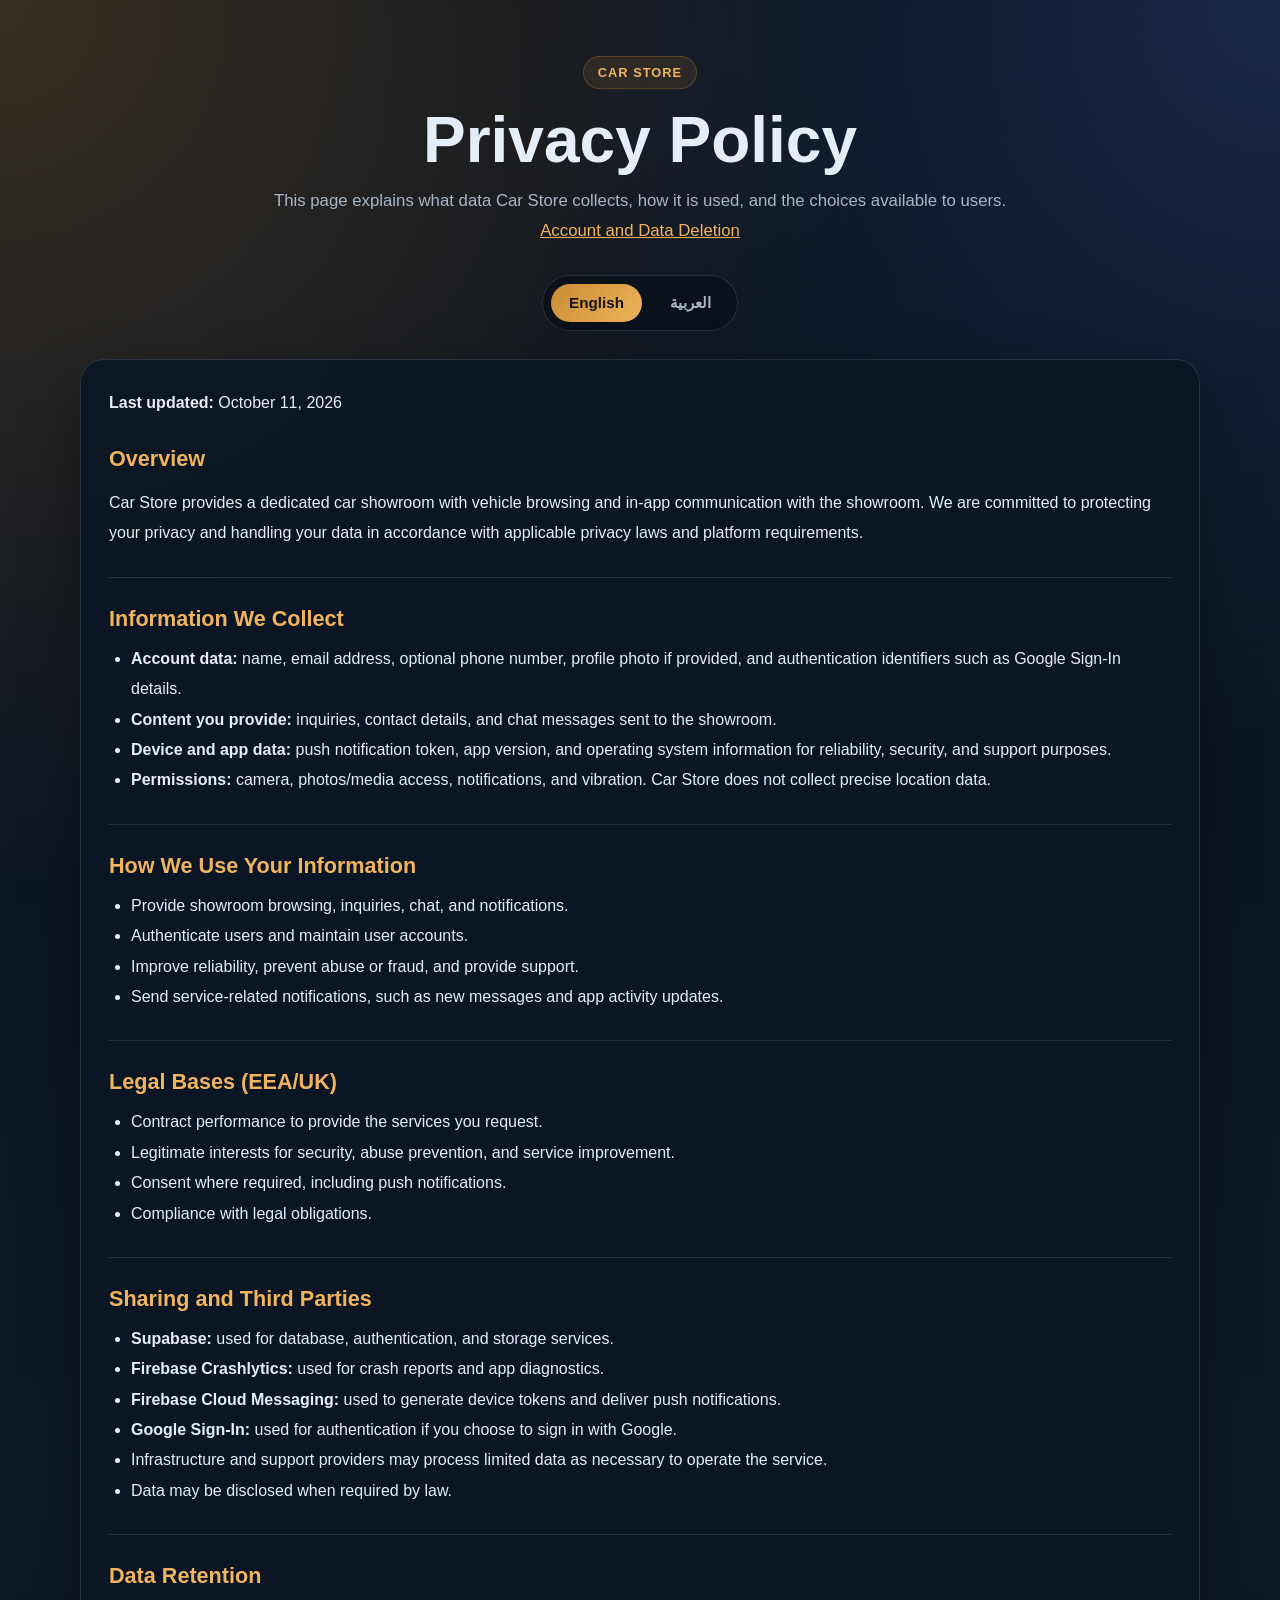
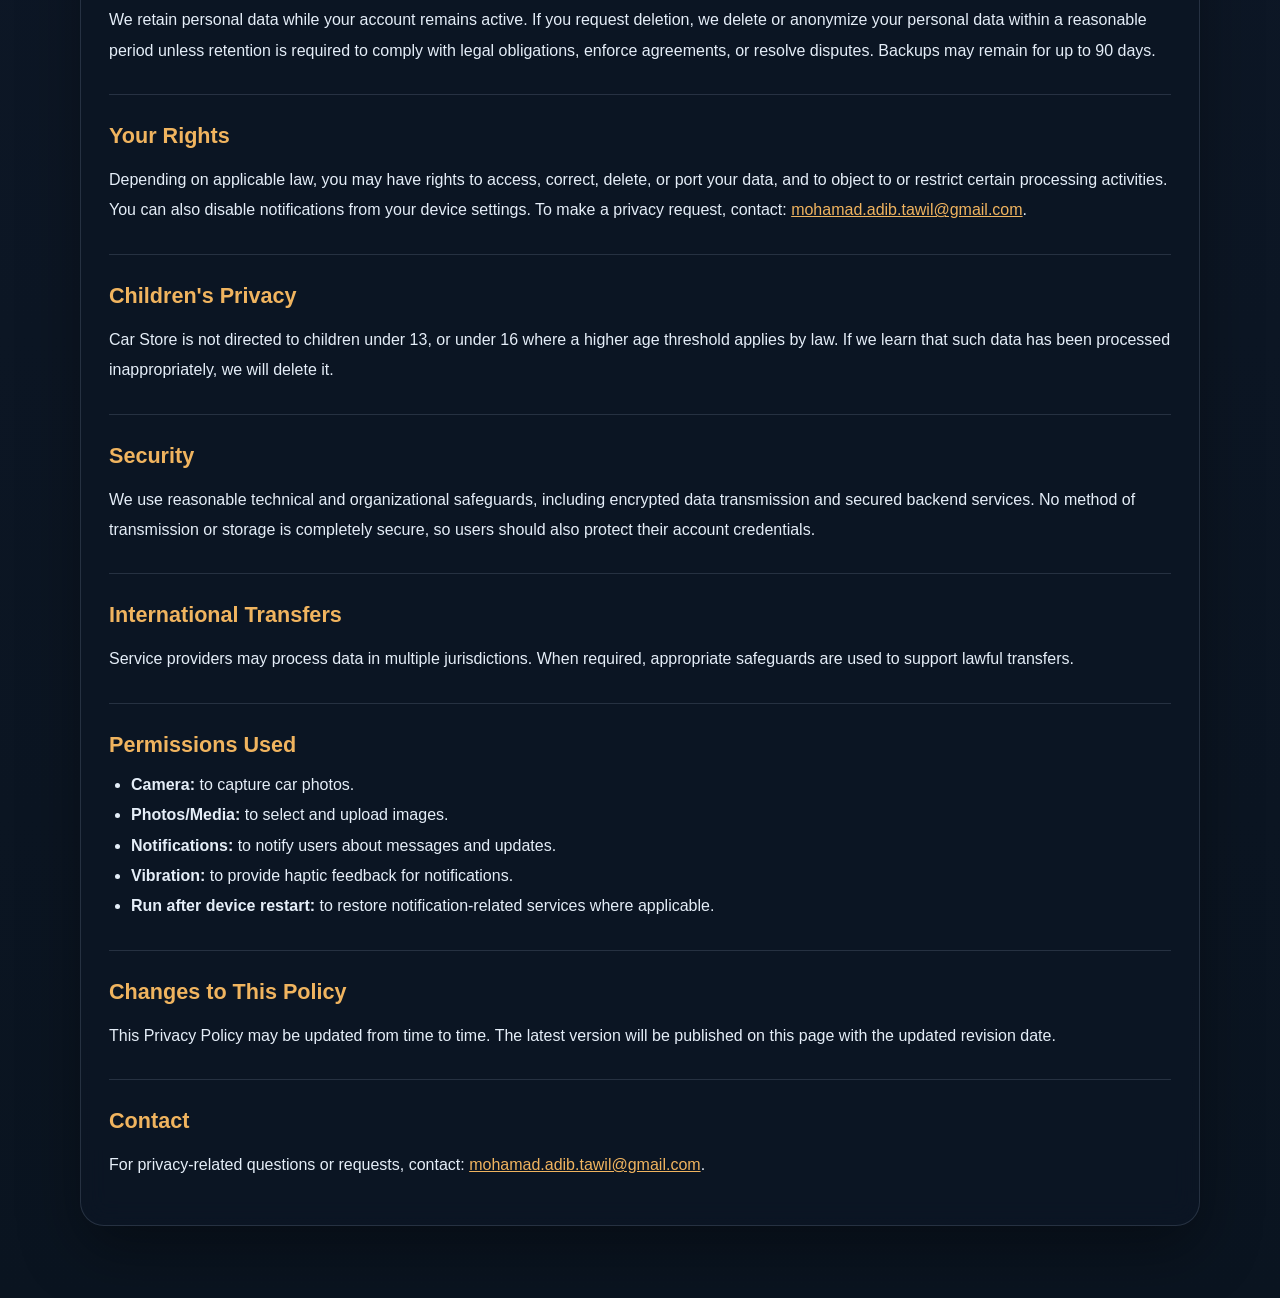
<file: index.html>
<!doctype html>
<html lang="en" dir="ltr">
  <head>
    <meta charset="UTF-8" />
    <meta name="viewport" content="width=device-width, initial-scale=1.0" />
    <title>Car Store Privacy Policy</title>
    <meta
      name="description"
      content="Privacy Policy for Car Store, a car showroom app."
    />
    <link rel="stylesheet" href="./styles.css" />
  </head>
  <body>
    <div class="page-shell">
      <header class="hero">
        <div class="hero__badge">Car Store</div>
        <h1 id="page-title">Privacy Policy</h1>
        <p id="page-subtitle">
          This page explains what data Car Store collects, how it is used, and
          the choices available to users.
        </p>
        <p>
          <a href="./delete-account/">Account and Data Deletion</a>
        </p>

        <div class="language-switcher" aria-label="Language switcher">
          <button
            class="language-switcher__button is-active"
            type="button"
            data-lang-button="en"
          >
            English
          </button>
          <button
            class="language-switcher__button"
            type="button"
            data-lang-button="ar"
          >
            العربية
          </button>
        </div>
      </header>

      <main class="content-card">
        <section class="policy policy--active" data-lang="en" lang="en" dir="ltr">
          <p class="policy__updated"><strong>Last updated:</strong> October 11, 2026</p>

          <section>
            <h2>Overview</h2>
            <p>
              Car Store provides a dedicated car showroom with vehicle browsing
              and in-app communication with the showroom. We are committed to protecting your
              privacy and handling your data in accordance with applicable
              privacy laws and platform requirements.
            </p>
          </section>

          <section>
            <h2>Information We Collect</h2>
            <ul>
              <li>
                <strong>Account data:</strong> name, email address, optional
                phone number, profile photo if provided, and authentication
                identifiers such as Google Sign-In details.
              </li>
              <li>
                <strong>Content you provide:</strong> inquiries, contact details,
                and chat messages sent to the showroom.
              </li>
              <li>
                <strong>Device and app data:</strong> push notification token,
                app version, and operating system information for reliability,
                security, and support purposes.
              </li>
              <li>
                <strong>Permissions:</strong> camera, photos/media access,
                notifications, and vibration. Car Store does not collect precise
                location data.
              </li>
            </ul>
          </section>

          <section>
            <h2>How We Use Your Information</h2>
            <ul>
              <li>Provide showroom browsing, inquiries, chat, and notifications.</li>
              <li>Authenticate users and maintain user accounts.</li>
              <li>Improve reliability, prevent abuse or fraud, and provide support.</li>
              <li>
                Send service-related notifications, such as new messages and app
                activity updates.
              </li>
            </ul>
          </section>

          <section>
            <h2>Legal Bases (EEA/UK)</h2>
            <ul>
              <li>Contract performance to provide the services you request.</li>
              <li>Legitimate interests for security, abuse prevention, and service improvement.</li>
              <li>Consent where required, including push notifications.</li>
              <li>Compliance with legal obligations.</li>
            </ul>
          </section>

          <section>
            <h2>Sharing and Third Parties</h2>
            <ul>
              <li>
                <strong>Supabase:</strong> used for database, authentication,
                and storage services.
              </li>
              <li>
                <strong>Firebase Crashlytics:</strong> used for crash reports and app diagnostics.
              </li>
              <li>
                <strong>Firebase Cloud Messaging:</strong> used to generate
                device tokens and deliver push notifications.
              </li>
              <li>
                <strong>Google Sign-In:</strong> used for authentication if you
                choose to sign in with Google.
              </li>
              <li>
                Infrastructure and support providers may process limited data as
                necessary to operate the service.
              </li>
              <li>Data may be disclosed when required by law.</li>
            </ul>
          </section>

          <section>
            <h2>Data Retention</h2>
            <p>
              We retain personal data while your account remains active. If you
              request deletion, we delete or anonymize your personal data within
              a reasonable period unless retention is required to comply with
              legal obligations, enforce agreements, or resolve disputes.
              Backups may remain for up to 90 days.
            </p>
          </section>

          <section>
            <h2>Your Rights</h2>
            <p>
              Depending on applicable law, you may have rights to access,
              correct, delete, or port your data, and to object to or restrict
              certain processing activities. You can also disable notifications
              from your device settings. To make a privacy request, contact:
              <a href="mailto:mohamad.adib.tawil@gmail.com">mohamad.adib.tawil@gmail.com</a>.
            </p>
          </section>

          <section>
            <h2>Children's Privacy</h2>
            <p>
              Car Store is not directed to children under 13, or under 16 where a
              higher age threshold applies by law. If we learn that such data
              has been processed inappropriately, we will delete it.
            </p>
          </section>

          <section>
            <h2>Security</h2>
            <p>
              We use reasonable technical and organizational safeguards,
              including encrypted data transmission and secured backend
              services. No method of transmission or storage is completely
              secure, so users should also protect their account credentials.
            </p>
          </section>

          <section>
            <h2>International Transfers</h2>
            <p>
              Service providers may process data in multiple jurisdictions. When
              required, appropriate safeguards are used to support lawful
              transfers.
            </p>
          </section>

          <section>
            <h2>Permissions Used</h2>
            <ul>
              <li><strong>Camera:</strong> to capture car photos.</li>
              <li><strong>Photos/Media:</strong> to select and upload images.</li>
              <li><strong>Notifications:</strong> to notify users about messages and updates.</li>
              <li><strong>Vibration:</strong> to provide haptic feedback for notifications.</li>
              <li>
                <strong>Run after device restart:</strong> to restore
                notification-related services where applicable.
              </li>
            </ul>
          </section>

          <section>
            <h2>Changes to This Policy</h2>
            <p>
              This Privacy Policy may be updated from time to time. The latest
              version will be published on this page with the updated revision
              date.
            </p>
          </section>

          <section>
            <h2>Contact</h2>
            <p>
              For privacy-related questions or requests, contact:
              <a href="mailto:mohamad.adib.tawil@gmail.com">mohamad.adib.tawil@gmail.com</a>.
            </p>
          </section>
        </section>

        <section class="policy" data-lang="ar" lang="ar" dir="rtl">
          <p class="policy__updated"><strong>آخر تحديث:</strong> 11 أكتوبر 2026</p>

          <section>
            <h2>نظرة عامة</h2>
            <p>
              يوفر تطبيق Car Store معرضًا مخصصًا للسيارات مع إمكانية تصفح السيارات
              والتواصل مع المعرض عبر الدردشة داخل التطبيق. نحن ملتزمون
              بحماية خصوصيتك ومعالجة بياناتك بما يتوافق مع القوانين المعمول بها
              ومتطلبات المنصات.
            </p>
          </section>

          <section>
            <h2>البيانات التي نجمعها</h2>
            <ul>
              <li>
                <strong>بيانات الحساب:</strong> الاسم، البريد الإلكتروني، رقم
                الهاتف بشكل اختياري، صورة الملف الشخصي إن تم توفيرها، ومعرفات
                تسجيل الدخول مثل بيانات Google Sign-In.
              </li>
              <li>
                <strong>المحتوى الذي تقدمه:</strong> تفاصيل إعلانات السيارات،
                صور المركبات التي ترفعها، ورسائل الدردشة.
              </li>
              <li>
                <strong>بيانات الجهاز والتطبيق:</strong> رمز إشعارات الدفع،
                إصدار التطبيق، ومعلومات نظام التشغيل لأغراض الاعتمادية والأمان
                والدعم.
              </li>
              <li>
                <strong>الأذونات:</strong> الكاميرا، الصور/الوسائط،
                الإشعارات، والاهتزاز. لا يجمع Car Store بيانات الموقع الدقيق.
              </li>
            </ul>
          </section>

          <section>
            <h2>كيف نستخدم بياناتك</h2>
            <ul>
              <li>تقديم الميزات الأساسية مثل الإعلانات والدردشة والإشعارات.</li>
              <li>توثيق المستخدمين وإدارة الحسابات.</li>
              <li>تحسين الاعتمادية ومنع إساءة الاستخدام أو الاحتيال وتقديم الدعم.</li>
              <li>إرسال إشعارات خدمية مثل الرسائل الجديدة وتحديثات النشاط.</li>
            </ul>
          </section>

          <section>
            <h2>الأسس القانونية (EEA/UK)</h2>
            <ul>
              <li>تنفيذ العقد لتقديم الخدمات التي تطلبها.</li>
              <li>المصلحة المشروعة للأمان ومنع الإساءة وتحسين الخدمة.</li>
              <li>الموافقة حيثما كانت مطلوبة، بما في ذلك إشعارات الدفع.</li>
              <li>الالتزام بالمتطلبات القانونية.</li>
            </ul>
          </section>

          <section>
            <h2>المشاركة مع الجهات الخارجية</h2>
            <ul>
              <li>
                <strong>Supabase:</strong> تُستخدم لقاعدة البيانات والمصادقة
                والتخزين.
              </li>
              <li>
                <strong>Firebase Crashlytics:</strong> لتقارير الأعطال وتشخيص مشاكل التطبيق.
              </li>
              <li>
                <strong>Firebase Cloud Messaging:</strong> تُستخدم لإنشاء رموز
                الأجهزة وإرسال الإشعارات.
              </li>
              <li>
                <strong>Google Sign-In:</strong> تُستخدم للمصادقة إذا اخترت
                تسجيل الدخول عبر Google.
              </li>
              <li>
                قد يعالج مزودو البنية التحتية والدعم قدراً محدوداً من البيانات
                عند الحاجة لتشغيل الخدمة.
              </li>
              <li>قد يتم الإفصاح عن البيانات عندما يفرض القانون ذلك.</li>
            </ul>
          </section>

          <section>
            <h2>الاحتفاظ بالبيانات</h2>
            <p>
              نحتفظ بالبيانات الشخصية طوال فترة نشاط حسابك. وعند طلب الحذف،
              نقوم بحذف البيانات أو جعلها مجهولة الهوية خلال مدة معقولة ما لم
              يكن الاحتفاظ بها ضرورياً للامتثال القانوني أو تنفيذ الاتفاقيات أو
              تسوية النزاعات. قد تبقى النسخ الاحتياطية لمدة تصل إلى 90 يوماً.
            </p>
          </section>

          <section>
            <h2>حقوقك</h2>
            <p>
              بحسب القانون المطبق، قد يكون لك الحق في الوصول إلى بياناتك أو
              تصحيحها أو حذفها أو نقلها، وكذلك الاعتراض على بعض أنواع المعالجة
              أو تقييدها. ويمكنك أيضاً تعطيل الإشعارات من إعدادات جهازك. لتقديم
              طلب متعلق بالخصوصية تواصل عبر:
              <a href="mailto:mohamad.adib.tawil@gmail.com">mohamad.adib.tawil@gmail.com</a>.
            </p>
          </section>

          <section>
            <h2>خصوصية الأطفال</h2>
            <p>
              تطبيق Car Store غير موجه للأطفال دون 13 عاماً، أو دون 16 عاماً في
              المناطق التي تفرض سناً أعلى. وإذا تبين لنا أنه تمت معالجة مثل هذه
              البيانات بشكل غير مناسب فسنقوم بحذفها.
            </p>
          </section>

          <section>
            <h2>الأمان</h2>
            <p>
              نستخدم وسائل حماية تقنية وتنظيمية معقولة، بما في ذلك نقل البيانات
              بشكل مشفر وخدمات خلفية مؤمنة. ومع ذلك لا توجد وسيلة نقل أو تخزين
              آمنة بشكل كامل، لذلك ينبغي على المستخدم أيضاً حماية بيانات دخوله.
            </p>
          </section>

          <section>
            <h2>نقل البيانات دولياً</h2>
            <p>
              قد تتم معالجة البيانات من قبل مزودي الخدمة في أكثر من دولة. وعند
              الحاجة، يتم استخدام الضمانات المناسبة لدعم النقل القانوني للبيانات.
            </p>
          </section>

          <section>
            <h2>الأذونات المستخدمة</h2>
            <ul>
              <li><strong>الكاميرا:</strong> لالتقاط صور السيارات.</li>
              <li><strong>الصور/الوسائط:</strong> لاختيار الصور ورفعها.</li>
              <li><strong>الإشعارات:</strong> لإبلاغ المستخدمين بالرسائل والتحديثات.</li>
              <li><strong>الاهتزاز:</strong> لتوفير استجابة لمسية مع الإشعارات.</li>
              <li>
                <strong>العمل بعد إعادة تشغيل الجهاز:</strong> لاستعادة خدمات
                الإشعارات عند الحاجة.
              </li>
            </ul>
          </section>

          <section>
            <h2>التعديلات على هذه السياسة</h2>
            <p>
              قد يتم تحديث سياسة الخصوصية هذه من وقت لآخر. سيتم نشر أحدث نسخة
              على هذه الصفحة مع تحديث تاريخ المراجعة.
            </p>
          </section>

          <section>
            <h2>التواصل</h2>
            <p>
              للاستفسارات أو الطلبات المتعلقة بالخصوصية، تواصل عبر:
              <a href="mailto:mohamad.adib.tawil@gmail.com">mohamad.adib.tawil@gmail.com</a>.
            </p>
          </section>
        </section>
      </main>
    </div>

    <script>
      const pageTitle = document.getElementById("page-title");
      const pageSubtitle = document.getElementById("page-subtitle");
      const policies = document.querySelectorAll("[data-lang]");
      const buttons = document.querySelectorAll("[data-lang-button]");

      const translations = {
        en: {
          title: "Privacy Policy",
          subtitle:
            "This page explains what data Car Store collects, how it is used, and the choices available to users.",
        },
        ar: {
          title: "سياسة الخصوصية",
          subtitle:
            "توضح هذه الصفحة ما هي البيانات التي يجمعها Car Store وكيف يتم استخدامها وما هي الخيارات المتاحة للمستخدمين.",
        },
      };

      function setLanguage(lang) {
        document.documentElement.lang = lang;
        document.documentElement.dir = lang === "ar" ? "rtl" : "ltr";

        pageTitle.textContent = translations[lang].title;
        pageSubtitle.textContent = translations[lang].subtitle;

        policies.forEach((section) => {
          const isActive = section.dataset.lang === lang;
          section.classList.toggle("policy--active", isActive);
        });

        buttons.forEach((button) => {
          const isActive = button.dataset.langButton === lang;
          button.classList.toggle("is-active", isActive);
        });
      }

      buttons.forEach((button) => {
        button.addEventListener("click", () => {
          setLanguage(button.dataset.langButton);
        });
      });

      setLanguage("en");
    </script>
  </body>
</html>
</file>
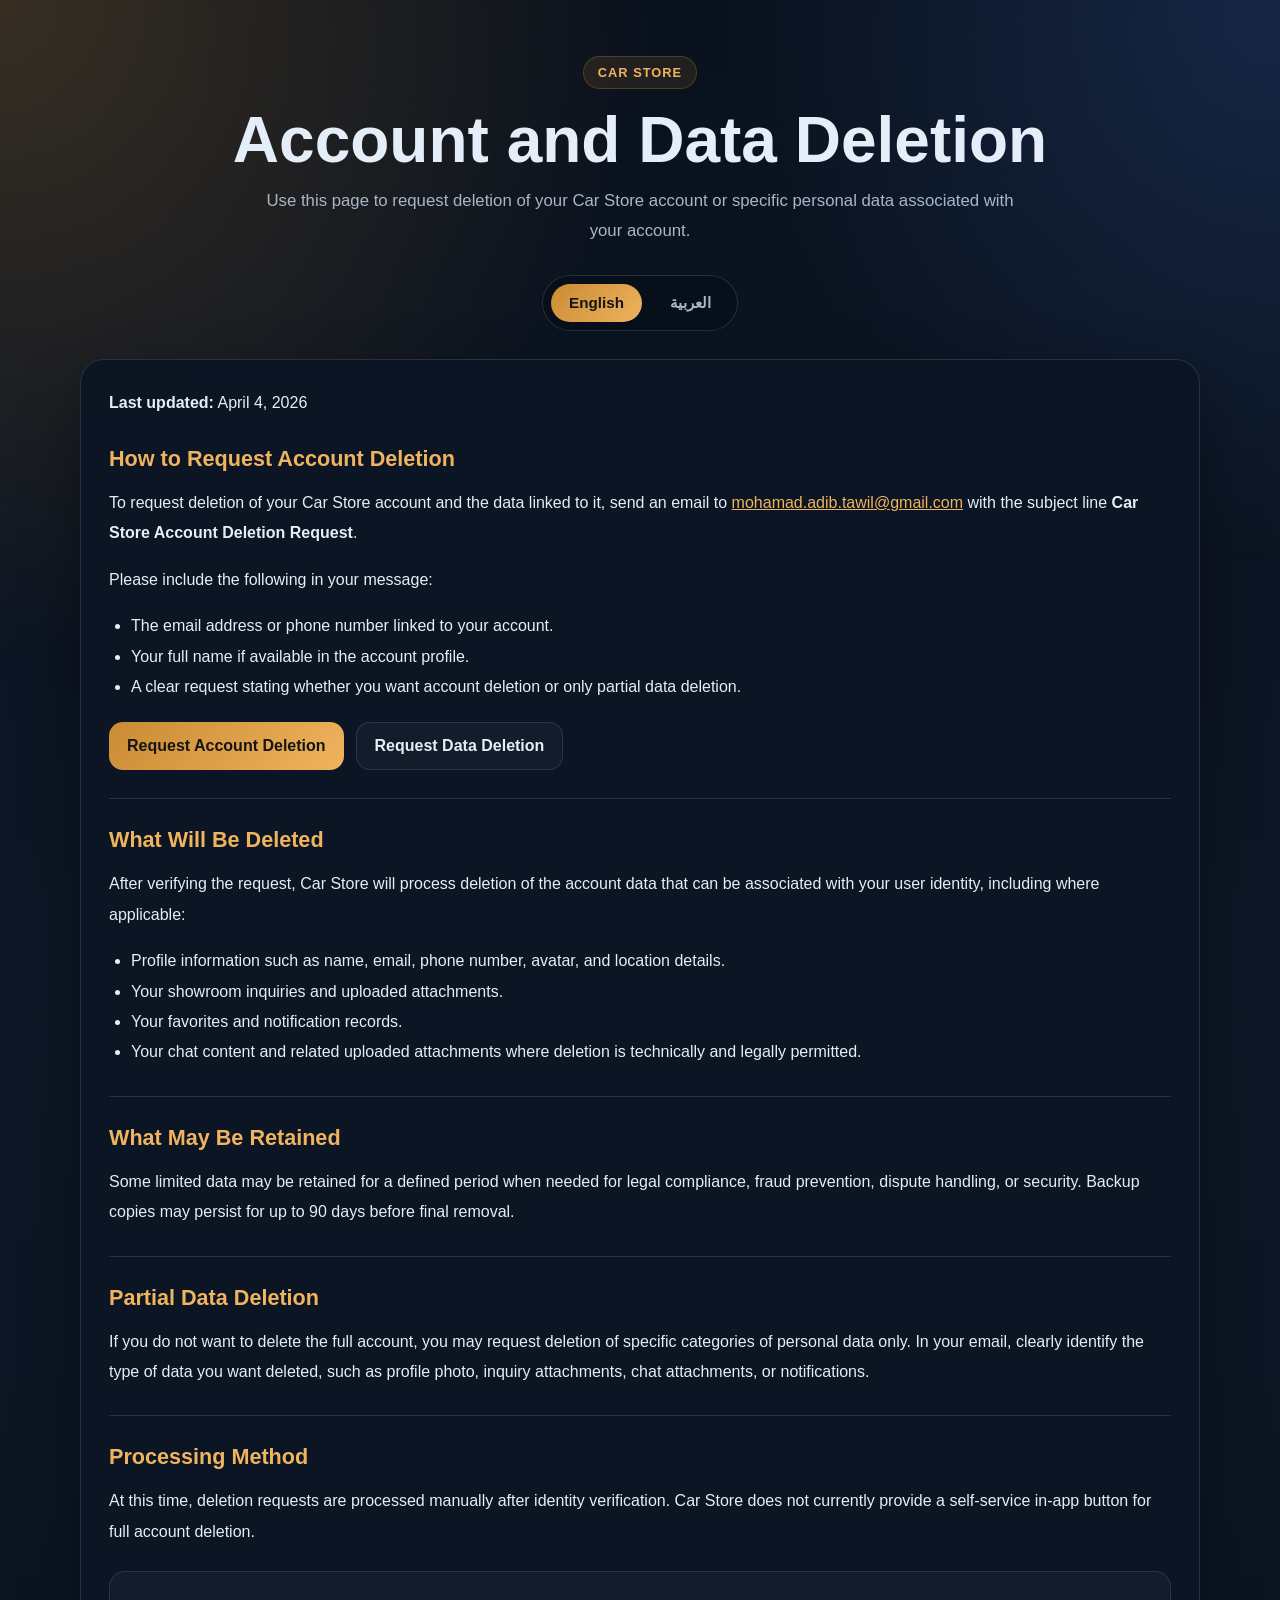
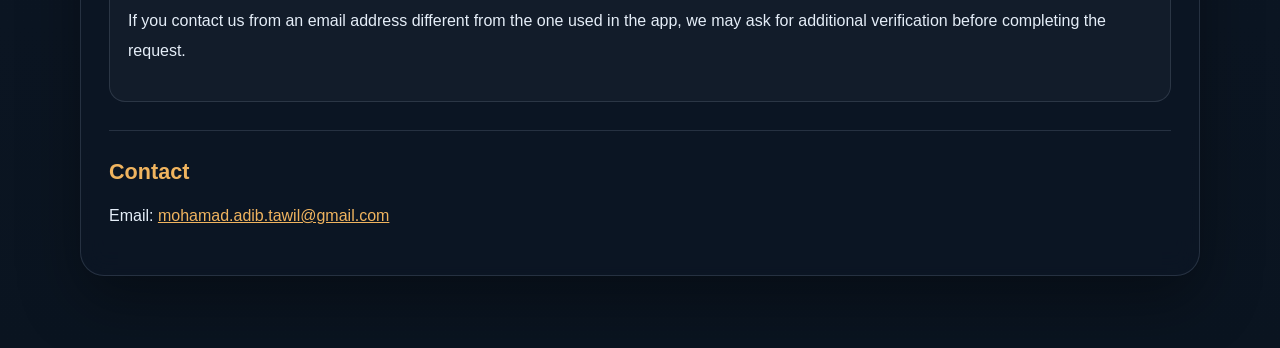
<file: delete-account/index.html>
<!doctype html>
<html lang="en" dir="ltr">
  <head>
    <meta charset="UTF-8" />
    <meta name="viewport" content="width=device-width, initial-scale=1.0" />
    <title>Car Store Account and Data Deletion</title>
    <meta
      name="description"
      content="Request account deletion or data deletion for the Car Store app."
    />
    <link rel="stylesheet" href="../styles.css" />
    <style>
      .actions {
        display: flex;
        gap: 12px;
        flex-wrap: wrap;
        margin-top: 20px;
      }

      .action-button {
        display: inline-flex;
        align-items: center;
        justify-content: center;
        min-height: 48px;
        padding: 12px 18px;
        border-radius: 14px;
        text-decoration: none;
        font-weight: 700;
        transition: 180ms ease;
      }

      .action-button--primary {
        background: linear-gradient(135deg, var(--primary), var(--primary-strong));
        color: #151515;
      }

      .action-button--secondary {
        border: 1px solid var(--line);
        color: var(--text);
        background: rgba(255, 255, 255, 0.03);
      }

      .note-card {
        margin-top: 24px;
        padding: 18px;
        border: 1px solid var(--line);
        border-radius: 16px;
        background: rgba(255, 255, 255, 0.03);
      }
    </style>
  </head>
  <body>
    <div class="page-shell">
      <header class="hero">
        <div class="hero__badge">Car Store</div>
        <h1 id="page-title">Account and Data Deletion</h1>
        <p id="page-subtitle">
          Use this page to request deletion of your Car Store account or specific
          personal data associated with your account.
        </p>

        <div class="language-switcher" aria-label="Language switcher">
          <button
            class="language-switcher__button is-active"
            type="button"
            data-lang-button="en"
          >
            English
          </button>
          <button
            class="language-switcher__button"
            type="button"
            data-lang-button="ar"
          >
            العربية
          </button>
        </div>
      </header>

      <main class="content-card">
        <section class="policy policy--active" data-lang="en" lang="en" dir="ltr">
          <p class="policy__updated"><strong>Last updated:</strong> April 4, 2026</p>

          <section>
            <h2>How to Request Account Deletion</h2>
            <p>
              To request deletion of your Car Store account and the data linked to
              it, send an email to
              <a href="mailto:mohamad.adib.tawil@gmail.com?subject=Car Store%20Account%20Deletion%20Request">mohamad.adib.tawil@gmail.com</a>
              with the subject line <strong>Car Store Account Deletion Request</strong>.
            </p>
            <p>Please include the following in your message:</p>
            <ul>
              <li>The email address or phone number linked to your account.</li>
              <li>Your full name if available in the account profile.</li>
              <li>A clear request stating whether you want account deletion or only partial data deletion.</li>
            </ul>
            <div class="actions">
              <a
                class="action-button action-button--primary"
                href="mailto:mohamad.adib.tawil@gmail.com?subject=Car Store%20Account%20Deletion%20Request"
              >
                Request Account Deletion
              </a>
              <a
                class="action-button action-button--secondary"
                href="mailto:mohamad.adib.tawil@gmail.com?subject=Car Store%20Data%20Deletion%20Request"
              >
                Request Data Deletion
              </a>
            </div>
          </section>

          <section>
            <h2>What Will Be Deleted</h2>
            <p>
              After verifying the request, Car Store will process deletion of the
              account data that can be associated with your user identity,
              including where applicable:
            </p>
            <ul>
              <li>Profile information such as name, email, phone number, avatar, and location details.</li>
              <li>Your showroom inquiries and uploaded attachments.</li>
              <li>Your favorites and notification records.</li>
              <li>Your chat content and related uploaded attachments where deletion is technically and legally permitted.</li>
            </ul>
          </section>

          <section>
            <h2>What May Be Retained</h2>
            <p>
              Some limited data may be retained for a defined period when needed
              for legal compliance, fraud prevention, dispute handling, or
              security. Backup copies may persist for up to 90 days before final
              removal.
            </p>
          </section>

          <section>
            <h2>Partial Data Deletion</h2>
            <p>
              If you do not want to delete the full account, you may request
              deletion of specific categories of personal data only. In your
              email, clearly identify the type of data you want deleted, such as
              profile photo, inquiry attachments, chat attachments, or notifications.
            </p>
          </section>

          <section>
            <h2>Processing Method</h2>
            <p>
              At this time, deletion requests are processed manually after
              identity verification. Car Store does not currently provide a
              self-service in-app button for full account deletion.
            </p>
            <div class="note-card">
              <p>
                If you contact us from an email address different from the one
                used in the app, we may ask for additional verification before
                completing the request.
              </p>
            </div>
          </section>

          <section>
            <h2>Contact</h2>
            <p>
              Email:
              <a href="mailto:mohamad.adib.tawil@gmail.com">mohamad.adib.tawil@gmail.com</a>
            </p>
          </section>
        </section>

        <section class="policy" data-lang="ar" lang="ar" dir="rtl">
          <p class="policy__updated"><strong>آخر تحديث:</strong> 4 أبريل 2026</p>

          <section>
            <h2>طريقة طلب حذف الحساب</h2>
            <p>
              لطلب حذف حسابك في Car Store والبيانات المرتبطة به، أرسل رسالة إلى
              البريد الإلكتروني
              <a href="mailto:mohamad.adib.tawil@gmail.com?subject=%D8%B7%D9%84%D8%A8%20%D8%AD%D8%B0%D9%81%20%D8%AD%D8%B3%D8%A7%D8%A8%20Car Store">mohamad.adib.tawil@gmail.com</a>
              بعنوان <strong>طلب حذف حساب Car Store</strong>.
            </p>
            <p>يرجى تضمين المعلومات التالية في الرسالة:</p>
            <ul>
              <li>البريد الإلكتروني أو رقم الهاتف المرتبط بالحساب.</li>
              <li>الاسم الكامل إن كان موجودًا داخل الملف الشخصي.</li>
              <li>توضيح ما إذا كنت تريد حذف الحساب كاملًا أو حذف جزء من البيانات فقط.</li>
            </ul>
            <div class="actions">
              <a
                class="action-button action-button--primary"
                href="mailto:mohamad.adib.tawil@gmail.com?subject=%D8%B7%D9%84%D8%A8%20%D8%AD%D8%B0%D9%81%20%D8%AD%D8%B3%D8%A7%D8%A8%20Car Store"
              >
                طلب حذف الحساب
              </a>
              <a
                class="action-button action-button--secondary"
                href="mailto:mohamad.adib.tawil@gmail.com?subject=%D8%B7%D9%84%D8%A8%20%D8%AD%D8%B0%D9%81%20%D8%A8%D9%8A%D8%A7%D9%86%D8%A7%D8%AA%20Car Store"
              >
                طلب حذف البيانات
              </a>
            </div>
          </section>

          <section>
            <h2>ما الذي سيتم حذفه</h2>
            <p>
              بعد التحقق من الطلب، سيقوم Car Store بمعالجة حذف بيانات الحساب التي
              يمكن ربطها بهوية المستخدم، ويشمل ذلك عند الاقتضاء:
            </p>
            <ul>
              <li>بيانات الملف الشخصي مثل الاسم والبريد الإلكتروني ورقم الهاتف والصورة والموقع.</li>
              <li>إعلانات السيارات والصور المرفوعة الخاصة بها.</li>
              <li>المفضلة وسجلات الإشعارات.</li>
              <li>محتوى الدردشة والمرفقات المرتبطة بها متى كان الحذف ممكنًا تقنيًا ومسموحًا قانونيًا.</li>
            </ul>
          </section>

          <section>
            <h2>ما الذي قد يتم الاحتفاظ به</h2>
            <p>
              قد يتم الاحتفاظ ببيانات محدودة لفترة محددة إذا كان ذلك مطلوبًا
              للامتثال القانوني أو منع الاحتيال أو معالجة النزاعات أو لأسباب
              أمنية. وقد تبقى النسخ الاحتياطية لمدة تصل إلى 90 يومًا قبل
              الإزالة النهائية.
            </p>
          </section>

          <section>
            <h2>حذف جزء من البيانات فقط</h2>
            <p>
              إذا كنت لا ترغب في حذف الحساب بالكامل، يمكنك طلب حذف فئات محددة من
              بياناتك الشخصية فقط. يرجى توضيح نوع البيانات المطلوب حذفها داخل
              الرسالة، مثل صورة الملف الشخصي أو الإعلانات أو مرفقات الدردشة أو
              الإشعارات.
            </p>
          </section>

          <section>
            <h2>آلية التنفيذ</h2>
            <p>
              في الوقت الحالي تتم معالجة طلبات الحذف يدويًا بعد التحقق من هوية
              صاحب الطلب. لا يوفّر Car Store حاليًا زرًا ذاتيًا داخل التطبيق
              لحذف الحساب بشكل كامل.
            </p>
            <div class="note-card">
              <p>
                إذا تواصلت معنا من بريد إلكتروني مختلف عن المستخدم في التطبيق،
                فقد نطلب معلومات إضافية للتحقق قبل إكمال الحذف.
              </p>
            </div>
          </section>

          <section>
            <h2>التواصل</h2>
            <p>
              البريد الإلكتروني:
              <a href="mailto:mohamad.adib.tawil@gmail.com">mohamad.adib.tawil@gmail.com</a>
            </p>
          </section>
        </section>
      </main>
    </div>

    <script>
      const pageTitle = document.getElementById("page-title");
      const pageSubtitle = document.getElementById("page-subtitle");
      const policies = document.querySelectorAll("[data-lang]");
      const buttons = document.querySelectorAll("[data-lang-button]");

      const translations = {
        en: {
          title: "Account and Data Deletion",
          subtitle:
            "Use this page to request deletion of your Car Store account or specific personal data associated with your account.",
        },
        ar: {
          title: "حذف الحساب والبيانات",
          subtitle:
            "استخدم هذه الصفحة لطلب حذف حساب Car Store أو حذف بيانات شخصية محددة مرتبطة بحسابك.",
        },
      };

      function setLanguage(lang) {
        document.documentElement.lang = lang;
        document.documentElement.dir = lang === "ar" ? "rtl" : "ltr";

        pageTitle.textContent = translations[lang].title;
        pageSubtitle.textContent = translations[lang].subtitle;

        policies.forEach((section) => {
          const isActive = section.dataset.lang === lang;
          section.classList.toggle("policy--active", isActive);
        });

        buttons.forEach((button) => {
          const isActive = button.dataset.langButton === lang;
          button.classList.toggle("is-active", isActive);
        });
      }

      buttons.forEach((button) => {
        button.addEventListener("click", () => {
          setLanguage(button.dataset.langButton);
        });
      });

      setLanguage("en");
    </script>
  </body>
</html>
</file>
<file: styles.css>
:root {
  --bg: #0d1726;
  --bg-accent: #15263f;
  --card: rgba(12, 22, 36, 0.9);
  --line: rgba(148, 163, 184, 0.2);
  --text: #e5eef8;
  --muted: #a8b6c8;
  --primary: #c98b33;
  --primary-strong: #f0b45f;
  --shadow: 0 24px 60px rgba(0, 0, 0, 0.35);
  --radius-xl: 24px;
  --radius-lg: 16px;
}

* {
  box-sizing: border-box;
}

html {
  scroll-behavior: smooth;
}

body {
  margin: 0;
  min-height: 100vh;
  font-family: "Segoe UI", Tahoma, Geneva, Verdana, sans-serif;
  color: var(--text);
  background:
    radial-gradient(circle at top left, rgba(201, 139, 51, 0.24), transparent 28%),
    radial-gradient(circle at top right, rgba(80, 137, 255, 0.18), transparent 24%),
    linear-gradient(180deg, #09111d 0%, #0d1726 50%, #0a1420 100%);
}

a {
  color: var(--primary-strong);
}

.page-shell {
  width: min(1120px, calc(100% - 32px));
  margin: 0 auto;
  padding: 56px 0 72px;
}

.hero {
  text-align: center;
  margin-bottom: 28px;
}

.hero__badge {
  display: inline-flex;
  align-items: center;
  justify-content: center;
  padding: 8px 14px;
  border: 1px solid rgba(201, 139, 51, 0.28);
  border-radius: 999px;
  background: rgba(201, 139, 51, 0.12);
  color: var(--primary-strong);
  font-weight: 700;
  letter-spacing: 0.08em;
  text-transform: uppercase;
  font-size: 0.8rem;
}

.hero h1 {
  margin: 18px 0 12px;
  font-size: clamp(2.2rem, 5vw, 4rem);
  line-height: 1.05;
}

.hero p {
  width: min(760px, 100%);
  margin: 0 auto;
  color: var(--muted);
  font-size: 1.05rem;
  line-height: 1.8;
}

.language-switcher {
  display: inline-flex;
  gap: 10px;
  margin-top: 28px;
  padding: 8px;
  border: 1px solid var(--line);
  border-radius: 999px;
  background: rgba(8, 15, 26, 0.72);
  backdrop-filter: blur(12px);
}

.language-switcher__button {
  border: 0;
  border-radius: 999px;
  padding: 10px 18px;
  background: transparent;
  color: var(--muted);
  font-size: 0.95rem;
  font-weight: 700;
  cursor: pointer;
  transition: 180ms ease;
}

.language-switcher__button:hover {
  color: var(--text);
}

.language-switcher__button.is-active {
  background: linear-gradient(135deg, var(--primary), var(--primary-strong));
  color: #151515;
}

.content-card {
  border: 1px solid var(--line);
  border-radius: var(--radius-xl);
  background: var(--card);
  box-shadow: var(--shadow);
  padding: 28px;
  backdrop-filter: blur(14px);
}

.policy {
  display: none;
}

.policy--active {
  display: block;
}

.policy__updated {
  margin-top: 0;
  margin-bottom: 28px;
  color: var(--muted);
}

.policy section + section {
  margin-top: 28px;
  padding-top: 28px;
  border-top: 1px solid var(--line);
}

.policy h2 {
  margin: 0 0 12px;
  font-size: 1.35rem;
  color: var(--primary-strong);
}

.policy p,
.policy li {
  color: var(--text);
  line-height: 1.9;
  font-size: 1rem;
}

.policy ul {
  margin: 0;
  padding-inline-start: 22px;
}

.policy[dir="rtl"] {
  text-align: right;
}

@media (max-width: 720px) {
  .page-shell {
    width: min(100% - 20px, 100%);
    padding: 24px 0 40px;
  }

  .content-card {
    padding: 20px;
    border-radius: 20px;
  }

  .language-switcher {
    width: 100%;
    justify-content: center;
    flex-wrap: wrap;
    border-radius: 20px;
  }

  .language-switcher__button {
    width: calc(50% - 6px);
  }
}
</file>
